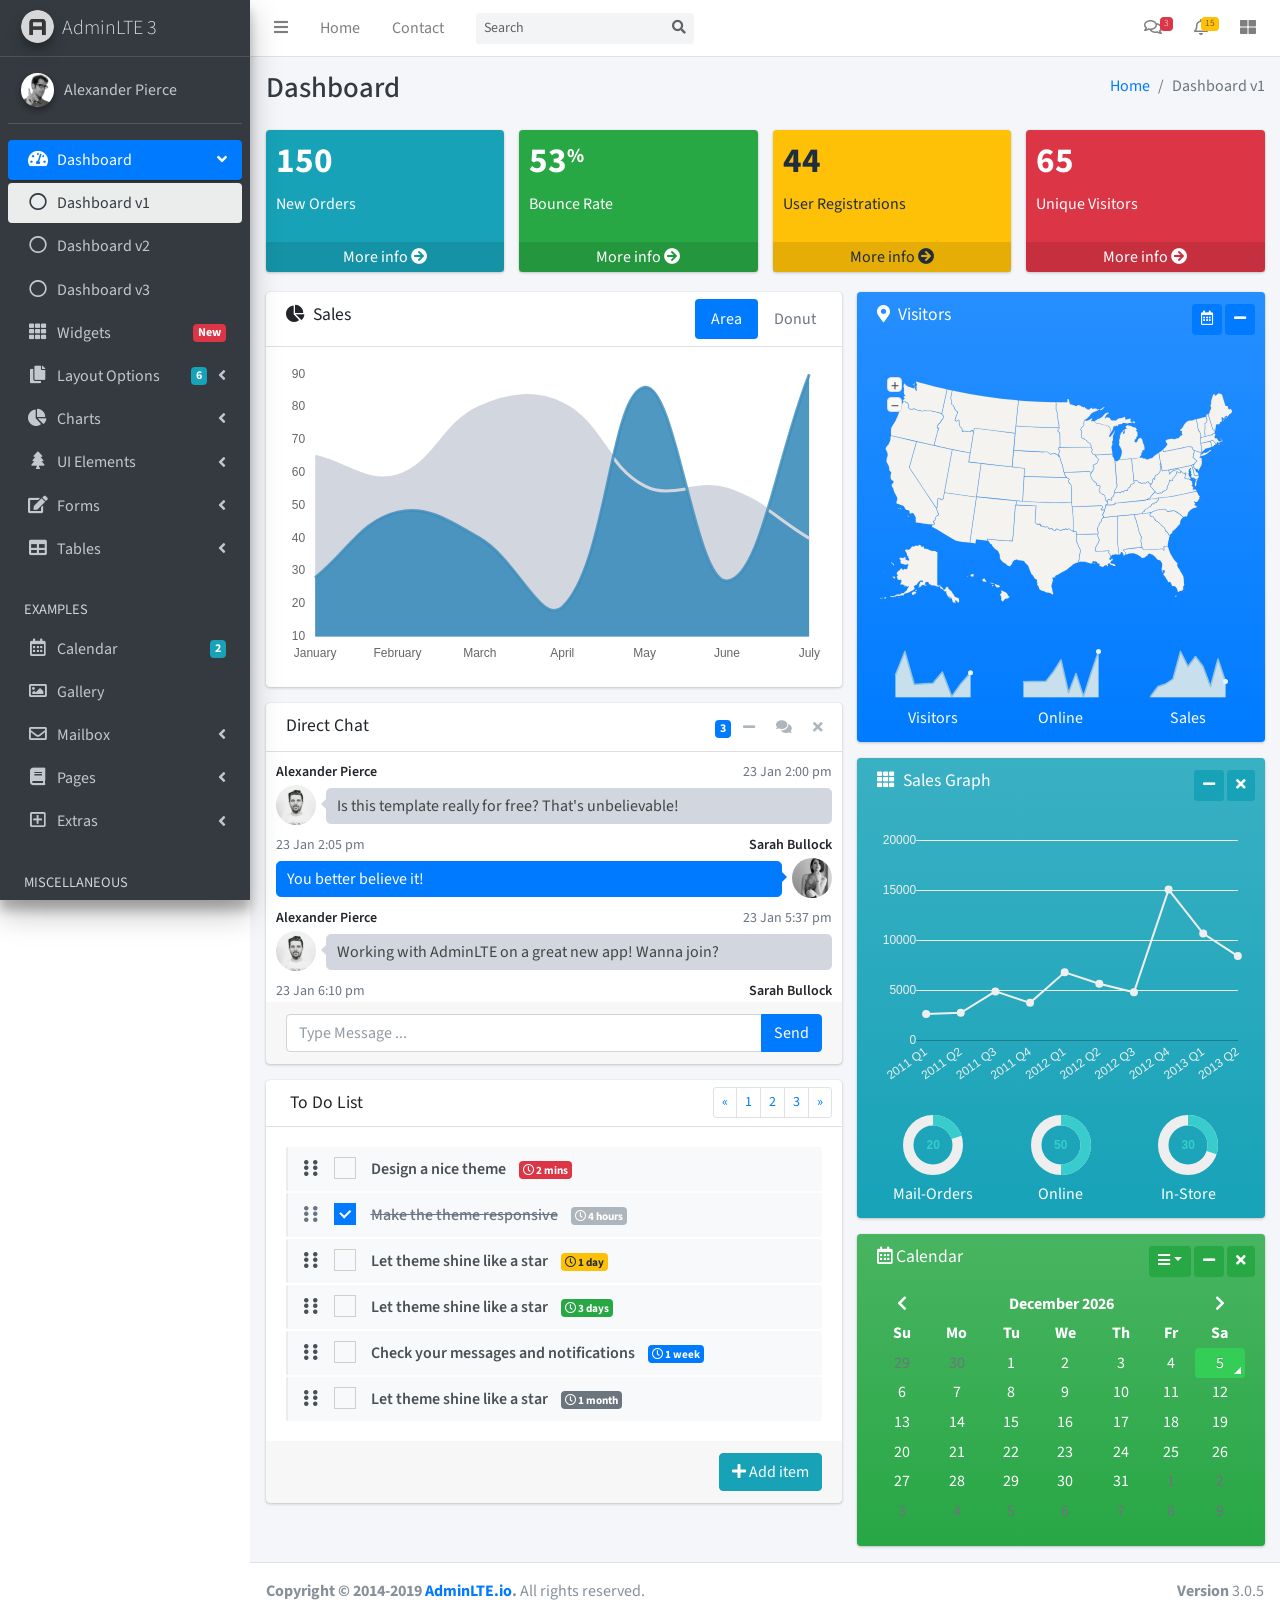
<file: web/main/static/AdminLTE-3.0.5/index.html>
<!DOCTYPE html>
<html>
<head>
  <meta charset="utf-8">
  <meta http-equiv="X-UA-Compatible" content="IE=edge">
  <title>AdminLTE 3 | Dashboard</title>
  <!-- Tell the browser to be responsive to screen width -->
  <meta name="viewport" content="width=device-width, initial-scale=1">
  <!-- Font Awesome -->
  <link rel="stylesheet" href="plugins/fontawesome-free/css/all.min.css">
  <!-- Ionicons -->
  <link rel="stylesheet" href="https://code.ionicframework.com/ionicons/2.0.1/css/ionicons.min.css">
  <!-- Tempusdominus Bbootstrap 4 -->
  <link rel="stylesheet" href="plugins/tempusdominus-bootstrap-4/css/tempusdominus-bootstrap-4.min.css">
  <!-- iCheck -->
  <link rel="stylesheet" href="plugins/icheck-bootstrap/icheck-bootstrap.min.css">
  <!-- JQVMap -->
  <link rel="stylesheet" href="plugins/jqvmap/jqvmap.min.css">
  <!-- Theme style -->
  <link rel="stylesheet" href="dist/css/adminlte.min.css">
  <!-- overlayScrollbars -->
  <link rel="stylesheet" href="plugins/overlayScrollbars/css/OverlayScrollbars.min.css">
  <!-- Daterange picker -->
  <link rel="stylesheet" href="plugins/daterangepicker/daterangepicker.css">
  <!-- summernote -->
  <link rel="stylesheet" href="plugins/summernote/summernote-bs4.css">
  <!-- Google Font: Source Sans Pro -->
  <link href="https://fonts.googleapis.com/css?family=Source+Sans+Pro:300,400,400i,700" rel="stylesheet">
</head>
<body class="hold-transition sidebar-mini layout-fixed">
<div class="wrapper">

  <!-- Navbar -->
  <nav class="main-header navbar navbar-expand navbar-white navbar-light">
    <!-- Left navbar links -->
    <ul class="navbar-nav">
      <li class="nav-item">
        <a class="nav-link" data-widget="pushmenu" href="#" role="button"><i class="fas fa-bars"></i></a>
      </li>
      <li class="nav-item d-none d-sm-inline-block">
        <a href="index3.html" class="nav-link">Home</a>
      </li>
      <li class="nav-item d-none d-sm-inline-block">
        <a href="#" class="nav-link">Contact</a>
      </li>
    </ul>

    <!-- SEARCH FORM -->
    <form class="form-inline ml-3">
      <div class="input-group input-group-sm">
        <input class="form-control form-control-navbar" type="search" placeholder="Search" aria-label="Search">
        <div class="input-group-append">
          <button class="btn btn-navbar" type="submit">
            <i class="fas fa-search"></i>
          </button>
        </div>
      </div>
    </form>

    <!-- Right navbar links -->
    <ul class="navbar-nav ml-auto">
      <!-- Messages Dropdown Menu -->
      <li class="nav-item dropdown">
        <a class="nav-link" data-toggle="dropdown" href="#">
          <i class="far fa-comments"></i>
          <span class="badge badge-danger navbar-badge">3</span>
        </a>
        <div class="dropdown-menu dropdown-menu-lg dropdown-menu-right">
          <a href="#" class="dropdown-item">
            <!-- Message Start -->
            <div class="media">
              <img src="dist/img/user1-128x128.jpg" alt="User Avatar" class="img-size-50 mr-3 img-circle">
              <div class="media-body">
                <h3 class="dropdown-item-title">
                  Brad Diesel
                  <span class="float-right text-sm text-danger"><i class="fas fa-star"></i></span>
                </h3>
                <p class="text-sm">Call me whenever you can...</p>
                <p class="text-sm text-muted"><i class="far fa-clock mr-1"></i> 4 Hours Ago</p>
              </div>
            </div>
            <!-- Message End -->
          </a>
          <div class="dropdown-divider"></div>
          <a href="#" class="dropdown-item">
            <!-- Message Start -->
            <div class="media">
              <img src="dist/img/user8-128x128.jpg" alt="User Avatar" class="img-size-50 img-circle mr-3">
              <div class="media-body">
                <h3 class="dropdown-item-title">
                  John Pierce
                  <span class="float-right text-sm text-muted"><i class="fas fa-star"></i></span>
                </h3>
                <p class="text-sm">I got your message bro</p>
                <p class="text-sm text-muted"><i class="far fa-clock mr-1"></i> 4 Hours Ago</p>
              </div>
            </div>
            <!-- Message End -->
          </a>
          <div class="dropdown-divider"></div>
          <a href="#" class="dropdown-item">
            <!-- Message Start -->
            <div class="media">
              <img src="dist/img/user3-128x128.jpg" alt="User Avatar" class="img-size-50 img-circle mr-3">
              <div class="media-body">
                <h3 class="dropdown-item-title">
                  Nora Silvester
                  <span class="float-right text-sm text-warning"><i class="fas fa-star"></i></span>
                </h3>
                <p class="text-sm">The subject goes here</p>
                <p class="text-sm text-muted"><i class="far fa-clock mr-1"></i> 4 Hours Ago</p>
              </div>
            </div>
            <!-- Message End -->
          </a>
          <div class="dropdown-divider"></div>
          <a href="#" class="dropdown-item dropdown-footer">See All Messages</a>
        </div>
      </li>
      <!-- Notifications Dropdown Menu -->
      <li class="nav-item dropdown">
        <a class="nav-link" data-toggle="dropdown" href="#">
          <i class="far fa-bell"></i>
          <span class="badge badge-warning navbar-badge">15</span>
        </a>
        <div class="dropdown-menu dropdown-menu-lg dropdown-menu-right">
          <span class="dropdown-item dropdown-header">15 Notifications</span>
          <div class="dropdown-divider"></div>
          <a href="#" class="dropdown-item">
            <i class="fas fa-envelope mr-2"></i> 4 new messages
            <span class="float-right text-muted text-sm">3 mins</span>
          </a>
          <div class="dropdown-divider"></div>
          <a href="#" class="dropdown-item">
            <i class="fas fa-users mr-2"></i> 8 friend requests
            <span class="float-right text-muted text-sm">12 hours</span>
          </a>
          <div class="dropdown-divider"></div>
          <a href="#" class="dropdown-item">
            <i class="fas fa-file mr-2"></i> 3 new reports
            <span class="float-right text-muted text-sm">2 days</span>
          </a>
          <div class="dropdown-divider"></div>
          <a href="#" class="dropdown-item dropdown-footer">See All Notifications</a>
        </div>
      </li>
      <li class="nav-item">
        <a class="nav-link" data-widget="control-sidebar" data-slide="true" href="#" role="button">
          <i class="fas fa-th-large"></i>
        </a>
      </li>
    </ul>
  </nav>
  <!-- /.navbar -->

  <!-- Main Sidebar Container -->
  <aside class="main-sidebar sidebar-dark-primary elevation-4">
    <!-- Brand Logo -->
    <a href="index3.html" class="brand-link">
      <img src="dist/img/AdminLTELogo.png" alt="AdminLTE Logo" class="brand-image img-circle elevation-3"
           style="opacity: .8">
      <span class="brand-text font-weight-light">AdminLTE 3</span>
    </a>

    <!-- Sidebar -->
    <div class="sidebar">
      <!-- Sidebar user panel (optional) -->
      <div class="user-panel mt-3 pb-3 mb-3 d-flex">
        <div class="image">
          <img src="dist/img/user2-160x160.jpg" class="img-circle elevation-2" alt="User Image">
        </div>
        <div class="info">
          <a href="#" class="d-block">Alexander Pierce</a>
        </div>
      </div>

      <!-- Sidebar Menu -->
      <nav class="mt-2">
        <ul class="nav nav-pills nav-sidebar flex-column" data-widget="treeview" role="menu" data-accordion="false">
          <!-- Add icons to the links using the .nav-icon class
               with font-awesome or any other icon font library -->
          <li class="nav-item has-treeview menu-open">
            <a href="#" class="nav-link active">
              <i class="nav-icon fas fa-tachometer-alt"></i>
              <p>
                Dashboard
                <i class="right fas fa-angle-left"></i>
              </p>
            </a>
            <ul class="nav nav-treeview">
              <li class="nav-item">
                <a href="./index.html" class="nav-link active">
                  <i class="far fa-circle nav-icon"></i>
                  <p>Dashboard v1</p>
                </a>
              </li>
              <li class="nav-item">
                <a href="./index2.html" class="nav-link">
                  <i class="far fa-circle nav-icon"></i>
                  <p>Dashboard v2</p>
                </a>
              </li>
              <li class="nav-item">
                <a href="./index3.html" class="nav-link">
                  <i class="far fa-circle nav-icon"></i>
                  <p>Dashboard v3</p>
                </a>
              </li>
            </ul>
          </li>
          <li class="nav-item">
            <a href="pages/widgets.html" class="nav-link">
              <i class="nav-icon fas fa-th"></i>
              <p>
                Widgets
                <span class="right badge badge-danger">New</span>
              </p>
            </a>
          </li>
          <li class="nav-item has-treeview">
            <a href="#" class="nav-link">
              <i class="nav-icon fas fa-copy"></i>
              <p>
                Layout Options
                <i class="fas fa-angle-left right"></i>
                <span class="badge badge-info right">6</span>
              </p>
            </a>
            <ul class="nav nav-treeview">
              <li class="nav-item">
                <a href="pages/layout/top-nav.html" class="nav-link">
                  <i class="far fa-circle nav-icon"></i>
                  <p>Top Navigation</p>
                </a>
              </li>
              <li class="nav-item">
                <a href="pages/layout/top-nav-sidebar.html" class="nav-link">
                  <i class="far fa-circle nav-icon"></i>
                  <p>Top Navigation + Sidebar</p>
                </a>
              </li>
              <li class="nav-item">
                <a href="pages/layout/boxed.html" class="nav-link">
                  <i class="far fa-circle nav-icon"></i>
                  <p>Boxed</p>
                </a>
              </li>
              <li class="nav-item">
                <a href="pages/layout/fixed-sidebar.html" class="nav-link">
                  <i class="far fa-circle nav-icon"></i>
                  <p>Fixed Sidebar</p>
                </a>
              </li>
              <li class="nav-item">
                <a href="pages/layout/fixed-topnav.html" class="nav-link">
                  <i class="far fa-circle nav-icon"></i>
                  <p>Fixed Navbar</p>
                </a>
              </li>
              <li class="nav-item">
                <a href="pages/layout/fixed-footer.html" class="nav-link">
                  <i class="far fa-circle nav-icon"></i>
                  <p>Fixed Footer</p>
                </a>
              </li>
              <li class="nav-item">
                <a href="pages/layout/collapsed-sidebar.html" class="nav-link">
                  <i class="far fa-circle nav-icon"></i>
                  <p>Collapsed Sidebar</p>
                </a>
              </li>
            </ul>
          </li>
          <li class="nav-item has-treeview">
            <a href="#" class="nav-link">
              <i class="nav-icon fas fa-chart-pie"></i>
              <p>
                Charts
                <i class="right fas fa-angle-left"></i>
              </p>
            </a>
            <ul class="nav nav-treeview">
              <li class="nav-item">
                <a href="pages/charts/chartjs.html" class="nav-link">
                  <i class="far fa-circle nav-icon"></i>
                  <p>ChartJS</p>
                </a>
              </li>
              <li class="nav-item">
                <a href="pages/charts/flot.html" class="nav-link">
                  <i class="far fa-circle nav-icon"></i>
                  <p>Flot</p>
                </a>
              </li>
              <li class="nav-item">
                <a href="pages/charts/inline.html" class="nav-link">
                  <i class="far fa-circle nav-icon"></i>
                  <p>Inline</p>
                </a>
              </li>
            </ul>
          </li>
          <li class="nav-item has-treeview">
            <a href="#" class="nav-link">
              <i class="nav-icon fas fa-tree"></i>
              <p>
                UI Elements
                <i class="fas fa-angle-left right"></i>
              </p>
            </a>
            <ul class="nav nav-treeview">
              <li class="nav-item">
                <a href="pages/UI/general.html" class="nav-link">
                  <i class="far fa-circle nav-icon"></i>
                  <p>General</p>
                </a>
              </li>
              <li class="nav-item">
                <a href="pages/UI/icons.html" class="nav-link">
                  <i class="far fa-circle nav-icon"></i>
                  <p>Icons</p>
                </a>
              </li>
              <li class="nav-item">
                <a href="pages/UI/buttons.html" class="nav-link">
                  <i class="far fa-circle nav-icon"></i>
                  <p>Buttons</p>
                </a>
              </li>
              <li class="nav-item">
                <a href="pages/UI/sliders.html" class="nav-link">
                  <i class="far fa-circle nav-icon"></i>
                  <p>Sliders</p>
                </a>
              </li>
              <li class="nav-item">
                <a href="pages/UI/modals.html" class="nav-link">
                  <i class="far fa-circle nav-icon"></i>
                  <p>Modals & Alerts</p>
                </a>
              </li>
              <li class="nav-item">
                <a href="pages/UI/navbar.html" class="nav-link">
                  <i class="far fa-circle nav-icon"></i>
                  <p>Navbar & Tabs</p>
                </a>
              </li>
              <li class="nav-item">
                <a href="pages/UI/timeline.html" class="nav-link">
                  <i class="far fa-circle nav-icon"></i>
                  <p>Timeline</p>
                </a>
              </li>
              <li class="nav-item">
                <a href="pages/UI/ribbons.html" class="nav-link">
                  <i class="far fa-circle nav-icon"></i>
                  <p>Ribbons</p>
                </a>
              </li>
            </ul>
          </li>
          <li class="nav-item has-treeview">
            <a href="#" class="nav-link">
              <i class="nav-icon fas fa-edit"></i>
              <p>
                Forms
                <i class="fas fa-angle-left right"></i>
              </p>
            </a>
            <ul class="nav nav-treeview">
              <li class="nav-item">
                <a href="pages/forms/general.html" class="nav-link">
                  <i class="far fa-circle nav-icon"></i>
                  <p>General Elements</p>
                </a>
              </li>
              <li class="nav-item">
                <a href="pages/forms/advanced.html" class="nav-link">
                  <i class="far fa-circle nav-icon"></i>
                  <p>Advanced Elements</p>
                </a>
              </li>
              <li class="nav-item">
                <a href="pages/forms/editors.html" class="nav-link">
                  <i class="far fa-circle nav-icon"></i>
                  <p>Editors</p>
                </a>
              </li>
              <li class="nav-item">
                <a href="pages/forms/validation.html" class="nav-link">
                  <i class="far fa-circle nav-icon"></i>
                  <p>Validation</p>
                </a>
              </li>
            </ul>
          </li>
          <li class="nav-item has-treeview">
            <a href="#" class="nav-link">
              <i class="nav-icon fas fa-table"></i>
              <p>
                Tables
                <i class="fas fa-angle-left right"></i>
              </p>
            </a>
            <ul class="nav nav-treeview">
              <li class="nav-item">
                <a href="pages/tables/simple.html" class="nav-link">
                  <i class="far fa-circle nav-icon"></i>
                  <p>Simple Tables</p>
                </a>
              </li>
              <li class="nav-item">
                <a href="pages/tables/data.html" class="nav-link">
                  <i class="far fa-circle nav-icon"></i>
                  <p>DataTables</p>
                </a>
              </li>
              <li class="nav-item">
                <a href="pages/tables/jsgrid.html" class="nav-link">
                  <i class="far fa-circle nav-icon"></i>
                  <p>jsGrid</p>
                </a>
              </li>
            </ul>
          </li>
          <li class="nav-header">EXAMPLES</li>
          <li class="nav-item">
            <a href="pages/calendar.html" class="nav-link">
              <i class="nav-icon far fa-calendar-alt"></i>
              <p>
                Calendar
                <span class="badge badge-info right">2</span>
              </p>
            </a>
          </li>
          <li class="nav-item">
            <a href="pages/gallery.html" class="nav-link">
              <i class="nav-icon far fa-image"></i>
              <p>
                Gallery
              </p>
            </a>
          </li>
          <li class="nav-item has-treeview">
            <a href="#" class="nav-link">
              <i class="nav-icon far fa-envelope"></i>
              <p>
                Mailbox
                <i class="fas fa-angle-left right"></i>
              </p>
            </a>
            <ul class="nav nav-treeview">
              <li class="nav-item">
                <a href="pages/mailbox/mailbox.html" class="nav-link">
                  <i class="far fa-circle nav-icon"></i>
                  <p>Inbox</p>
                </a>
              </li>
              <li class="nav-item">
                <a href="pages/mailbox/compose.html" class="nav-link">
                  <i class="far fa-circle nav-icon"></i>
                  <p>Compose</p>
                </a>
              </li>
              <li class="nav-item">
                <a href="pages/mailbox/read-mail.html" class="nav-link">
                  <i class="far fa-circle nav-icon"></i>
                  <p>Read</p>
                </a>
              </li>
            </ul>
          </li>
          <li class="nav-item has-treeview">
            <a href="#" class="nav-link">
              <i class="nav-icon fas fa-book"></i>
              <p>
                Pages
                <i class="fas fa-angle-left right"></i>
              </p>
            </a>
            <ul class="nav nav-treeview">
              <li class="nav-item">
                <a href="pages/examples/invoice.html" class="nav-link">
                  <i class="far fa-circle nav-icon"></i>
                  <p>Invoice</p>
                </a>
              </li>
              <li class="nav-item">
                <a href="pages/examples/profile.html" class="nav-link">
                  <i class="far fa-circle nav-icon"></i>
                  <p>Profile</p>
                </a>
              </li>
              <li class="nav-item">
                <a href="pages/examples/e-commerce.html" class="nav-link">
                  <i class="far fa-circle nav-icon"></i>
                  <p>E-commerce</p>
                </a>
              </li>
              <li class="nav-item">
                <a href="pages/examples/projects.html" class="nav-link">
                  <i class="far fa-circle nav-icon"></i>
                  <p>Projects</p>
                </a>
              </li>
              <li class="nav-item">
                <a href="pages/examples/project-add.html" class="nav-link">
                  <i class="far fa-circle nav-icon"></i>
                  <p>Project Add</p>
                </a>
              </li>
              <li class="nav-item">
                <a href="pages/examples/project-edit.html" class="nav-link">
                  <i class="far fa-circle nav-icon"></i>
                  <p>Project Edit</p>
                </a>
              </li>
              <li class="nav-item">
                <a href="pages/examples/project-detail.html" class="nav-link">
                  <i class="far fa-circle nav-icon"></i>
                  <p>Project Detail</p>
                </a>
              </li>
              <li class="nav-item">
                <a href="pages/examples/contacts.html" class="nav-link">
                  <i class="far fa-circle nav-icon"></i>
                  <p>Contacts</p>
                </a>
              </li>
            </ul>
          </li>
          <li class="nav-item has-treeview">
            <a href="#" class="nav-link">
              <i class="nav-icon far fa-plus-square"></i>
              <p>
                Extras
                <i class="fas fa-angle-left right"></i>
              </p>
            </a>
            <ul class="nav nav-treeview">
              <li class="nav-item">
                <a href="pages/examples/login.html" class="nav-link">
                  <i class="far fa-circle nav-icon"></i>
                  <p>Login</p>
                </a>
              </li>
              <li class="nav-item">
                <a href="pages/examples/register.html" class="nav-link">
                  <i class="far fa-circle nav-icon"></i>
                  <p>Register</p>
                </a>
              </li>
              <li class="nav-item">
                <a href="pages/examples/forgot-password.html" class="nav-link">
                  <i class="far fa-circle nav-icon"></i>
                  <p>Forgot Password</p>
                </a>
              </li>
              <li class="nav-item">
                <a href="pages/examples/recover-password.html" class="nav-link">
                  <i class="far fa-circle nav-icon"></i>
                  <p>Recover Password</p>
                </a>
              </li>
              <li class="nav-item">
                <a href="pages/examples/lockscreen.html" class="nav-link">
                  <i class="far fa-circle nav-icon"></i>
                  <p>Lockscreen</p>
                </a>
              </li>
              <li class="nav-item">
                <a href="pages/examples/legacy-user-menu.html" class="nav-link">
                  <i class="far fa-circle nav-icon"></i>
                  <p>Legacy User Menu</p>
                </a>
              </li>
              <li class="nav-item">
                <a href="pages/examples/language-menu.html" class="nav-link">
                  <i class="far fa-circle nav-icon"></i>
                  <p>Language Menu</p>
                </a>
              </li>
              <li class="nav-item">
                <a href="pages/examples/404.html" class="nav-link">
                  <i class="far fa-circle nav-icon"></i>
                  <p>Error 404</p>
                </a>
              </li>
              <li class="nav-item">
                <a href="pages/examples/500.html" class="nav-link">
                  <i class="far fa-circle nav-icon"></i>
                  <p>Error 500</p>
                </a>
              </li>
              <li class="nav-item">
                <a href="pages/examples/pace.html" class="nav-link">
                  <i class="far fa-circle nav-icon"></i>
                  <p>Pace</p>
                </a>
              </li>
              <li class="nav-item">
                <a href="pages/examples/blank.html" class="nav-link">
                  <i class="far fa-circle nav-icon"></i>
                  <p>Blank Page</p>
                </a>
              </li>
              <li class="nav-item">
                <a href="starter.html" class="nav-link">
                  <i class="far fa-circle nav-icon"></i>
                  <p>Starter Page</p>
                </a>
              </li>
            </ul>
          </li>
          <li class="nav-header">MISCELLANEOUS</li>
          <li class="nav-item">
            <a href="https://adminlte.io/docs/3.0" class="nav-link">
              <i class="nav-icon fas fa-file"></i>
              <p>Documentation</p>
            </a>
          </li>
          <li class="nav-header">MULTI LEVEL EXAMPLE</li>
          <li class="nav-item">
            <a href="#" class="nav-link">
              <i class="fas fa-circle nav-icon"></i>
              <p>Level 1</p>
            </a>
          </li>
          <li class="nav-item has-treeview">
            <a href="#" class="nav-link">
              <i class="nav-icon fas fa-circle"></i>
              <p>
                Level 1
                <i class="right fas fa-angle-left"></i>
              </p>
            </a>
            <ul class="nav nav-treeview">
              <li class="nav-item">
                <a href="#" class="nav-link">
                  <i class="far fa-circle nav-icon"></i>
                  <p>Level 2</p>
                </a>
              </li>
              <li class="nav-item has-treeview">
                <a href="#" class="nav-link">
                  <i class="far fa-circle nav-icon"></i>
                  <p>
                    Level 2
                    <i class="right fas fa-angle-left"></i>
                  </p>
                </a>
                <ul class="nav nav-treeview">
                  <li class="nav-item">
                    <a href="#" class="nav-link">
                      <i class="far fa-dot-circle nav-icon"></i>
                      <p>Level 3</p>
                    </a>
                  </li>
                  <li class="nav-item">
                    <a href="#" class="nav-link">
                      <i class="far fa-dot-circle nav-icon"></i>
                      <p>Level 3</p>
                    </a>
                  </li>
                  <li class="nav-item">
                    <a href="#" class="nav-link">
                      <i class="far fa-dot-circle nav-icon"></i>
                      <p>Level 3</p>
                    </a>
                  </li>
                </ul>
              </li>
              <li class="nav-item">
                <a href="#" class="nav-link">
                  <i class="far fa-circle nav-icon"></i>
                  <p>Level 2</p>
                </a>
              </li>
            </ul>
          </li>
          <li class="nav-item">
            <a href="#" class="nav-link">
              <i class="fas fa-circle nav-icon"></i>
              <p>Level 1</p>
            </a>
          </li>
          <li class="nav-header">LABELS</li>
          <li class="nav-item">
            <a href="#" class="nav-link">
              <i class="nav-icon far fa-circle text-danger"></i>
              <p class="text">Important</p>
            </a>
          </li>
          <li class="nav-item">
            <a href="#" class="nav-link">
              <i class="nav-icon far fa-circle text-warning"></i>
              <p>Warning</p>
            </a>
          </li>
          <li class="nav-item">
            <a href="#" class="nav-link">
              <i class="nav-icon far fa-circle text-info"></i>
              <p>Informational</p>
            </a>
          </li>
        </ul>
      </nav>
      <!-- /.sidebar-menu -->
    </div>
    <!-- /.sidebar -->
  </aside>

  <!-- Content Wrapper. Contains page content -->
  <div class="content-wrapper">
    <!-- Content Header (Page header) -->
    <div class="content-header">
      <div class="container-fluid">
        <div class="row mb-2">
          <div class="col-sm-6">
            <h1 class="m-0 text-dark">Dashboard</h1>
          </div><!-- /.col -->
          <div class="col-sm-6">
            <ol class="breadcrumb float-sm-right">
              <li class="breadcrumb-item"><a href="#">Home</a></li>
              <li class="breadcrumb-item active">Dashboard v1</li>
            </ol>
          </div><!-- /.col -->
        </div><!-- /.row -->
      </div><!-- /.container-fluid -->
    </div>
    <!-- /.content-header -->

    <!-- Main content -->
    <section class="content">
      <div class="container-fluid">
        <!-- Small boxes (Stat box) -->
        <div class="row">
          <div class="col-lg-3 col-6">
            <!-- small box -->
            <div class="small-box bg-info">
              <div class="inner">
                <h3>150</h3>

                <p>New Orders</p>
              </div>
              <div class="icon">
                <i class="ion ion-bag"></i>
              </div>
              <a href="#" class="small-box-footer">More info <i class="fas fa-arrow-circle-right"></i></a>
            </div>
          </div>
          <!-- ./col -->
          <div class="col-lg-3 col-6">
            <!-- small box -->
            <div class="small-box bg-success">
              <div class="inner">
                <h3>53<sup style="font-size: 20px">%</sup></h3>

                <p>Bounce Rate</p>
              </div>
              <div class="icon">
                <i class="ion ion-stats-bars"></i>
              </div>
              <a href="#" class="small-box-footer">More info <i class="fas fa-arrow-circle-right"></i></a>
            </div>
          </div>
          <!-- ./col -->
          <div class="col-lg-3 col-6">
            <!-- small box -->
            <div class="small-box bg-warning">
              <div class="inner">
                <h3>44</h3>

                <p>User Registrations</p>
              </div>
              <div class="icon">
                <i class="ion ion-person-add"></i>
              </div>
              <a href="#" class="small-box-footer">More info <i class="fas fa-arrow-circle-right"></i></a>
            </div>
          </div>
          <!-- ./col -->
          <div class="col-lg-3 col-6">
            <!-- small box -->
            <div class="small-box bg-danger">
              <div class="inner">
                <h3>65</h3>

                <p>Unique Visitors</p>
              </div>
              <div class="icon">
                <i class="ion ion-pie-graph"></i>
              </div>
              <a href="#" class="small-box-footer">More info <i class="fas fa-arrow-circle-right"></i></a>
            </div>
          </div>
          <!-- ./col -->
        </div>
        <!-- /.row -->
        <!-- Main row -->
        <div class="row">
          <!-- Left col -->
          <section class="col-lg-7 connectedSortable">
            <!-- Custom tabs (Charts with tabs)-->
            <div class="card">
              <div class="card-header">
                <h3 class="card-title">
                  <i class="fas fa-chart-pie mr-1"></i>
                  Sales
                </h3>
                <div class="card-tools">
                  <ul class="nav nav-pills ml-auto">
                    <li class="nav-item">
                      <a class="nav-link active" href="#revenue-chart" data-toggle="tab">Area</a>
                    </li>
                    <li class="nav-item">
                      <a class="nav-link" href="#sales-chart" data-toggle="tab">Donut</a>
                    </li>
                  </ul>
                </div>
              </div><!-- /.card-header -->
              <div class="card-body">
                <div class="tab-content p-0">
                  <!-- Morris chart - Sales -->
                  <div class="chart tab-pane active" id="revenue-chart"
                       style="position: relative; height: 300px;">
                      <canvas id="revenue-chart-canvas" height="300" style="height: 300px;"></canvas>                         
                   </div>
                  <div class="chart tab-pane" id="sales-chart" style="position: relative; height: 300px;">
                    <canvas id="sales-chart-canvas" height="300" style="height: 300px;"></canvas>                         
                  </div>  
                </div>
              </div><!-- /.card-body -->
            </div>
            <!-- /.card -->

            <!-- DIRECT CHAT -->
            <div class="card direct-chat direct-chat-primary">
              <div class="card-header">
                <h3 class="card-title">Direct Chat</h3>

                <div class="card-tools">
                  <span data-toggle="tooltip" title="3 New Messages" class="badge badge-primary">3</span>
                  <button type="button" class="btn btn-tool" data-card-widget="collapse">
                    <i class="fas fa-minus"></i>
                  </button>
                  <button type="button" class="btn btn-tool" data-toggle="tooltip" title="Contacts"
                          data-widget="chat-pane-toggle">
                    <i class="fas fa-comments"></i>
                  </button>
                  <button type="button" class="btn btn-tool" data-card-widget="remove"><i class="fas fa-times"></i>
                  </button>
                </div>
              </div>
              <!-- /.card-header -->
              <div class="card-body">
                <!-- Conversations are loaded here -->
                <div class="direct-chat-messages">
                  <!-- Message. Default to the left -->
                  <div class="direct-chat-msg">
                    <div class="direct-chat-infos clearfix">
                      <span class="direct-chat-name float-left">Alexander Pierce</span>
                      <span class="direct-chat-timestamp float-right">23 Jan 2:00 pm</span>
                    </div>
                    <!-- /.direct-chat-infos -->
                    <img class="direct-chat-img" src="dist/img/user1-128x128.jpg" alt="message user image">
                    <!-- /.direct-chat-img -->
                    <div class="direct-chat-text">
                      Is this template really for free? That's unbelievable!
                    </div>
                    <!-- /.direct-chat-text -->
                  </div>
                  <!-- /.direct-chat-msg -->

                  <!-- Message to the right -->
                  <div class="direct-chat-msg right">
                    <div class="direct-chat-infos clearfix">
                      <span class="direct-chat-name float-right">Sarah Bullock</span>
                      <span class="direct-chat-timestamp float-left">23 Jan 2:05 pm</span>
                    </div>
                    <!-- /.direct-chat-infos -->
                    <img class="direct-chat-img" src="dist/img/user3-128x128.jpg" alt="message user image">
                    <!-- /.direct-chat-img -->
                    <div class="direct-chat-text">
                      You better believe it!
                    </div>
                    <!-- /.direct-chat-text -->
                  </div>
                  <!-- /.direct-chat-msg -->

                  <!-- Message. Default to the left -->
                  <div class="direct-chat-msg">
                    <div class="direct-chat-infos clearfix">
                      <span class="direct-chat-name float-left">Alexander Pierce</span>
                      <span class="direct-chat-timestamp float-right">23 Jan 5:37 pm</span>
                    </div>
                    <!-- /.direct-chat-infos -->
                    <img class="direct-chat-img" src="dist/img/user1-128x128.jpg" alt="message user image">
                    <!-- /.direct-chat-img -->
                    <div class="direct-chat-text">
                      Working with AdminLTE on a great new app! Wanna join?
                    </div>
                    <!-- /.direct-chat-text -->
                  </div>
                  <!-- /.direct-chat-msg -->

                  <!-- Message to the right -->
                  <div class="direct-chat-msg right">
                    <div class="direct-chat-infos clearfix">
                      <span class="direct-chat-name float-right">Sarah Bullock</span>
                      <span class="direct-chat-timestamp float-left">23 Jan 6:10 pm</span>
                    </div>
                    <!-- /.direct-chat-infos -->
                    <img class="direct-chat-img" src="dist/img/user3-128x128.jpg" alt="message user image">
                    <!-- /.direct-chat-img -->
                    <div class="direct-chat-text">
                      I would love to.
                    </div>
                    <!-- /.direct-chat-text -->
                  </div>
                  <!-- /.direct-chat-msg -->

                </div>
                <!--/.direct-chat-messages-->

                <!-- Contacts are loaded here -->
                <div class="direct-chat-contacts">
                  <ul class="contacts-list">
                    <li>
                      <a href="#">
                        <img class="contacts-list-img" src="dist/img/user1-128x128.jpg">

                        <div class="contacts-list-info">
                          <span class="contacts-list-name">
                            Count Dracula
                            <small class="contacts-list-date float-right">2/28/2015</small>
                          </span>
                          <span class="contacts-list-msg">How have you been? I was...</span>
                        </div>
                        <!-- /.contacts-list-info -->
                      </a>
                    </li>
                    <!-- End Contact Item -->
                    <li>
                      <a href="#">
                        <img class="contacts-list-img" src="dist/img/user7-128x128.jpg">

                        <div class="contacts-list-info">
                          <span class="contacts-list-name">
                            Sarah Doe
                            <small class="contacts-list-date float-right">2/23/2015</small>
                          </span>
                          <span class="contacts-list-msg">I will be waiting for...</span>
                        </div>
                        <!-- /.contacts-list-info -->
                      </a>
                    </li>
                    <!-- End Contact Item -->
                    <li>
                      <a href="#">
                        <img class="contacts-list-img" src="dist/img/user3-128x128.jpg">

                        <div class="contacts-list-info">
                          <span class="contacts-list-name">
                            Nadia Jolie
                            <small class="contacts-list-date float-right">2/20/2015</small>
                          </span>
                          <span class="contacts-list-msg">I'll call you back at...</span>
                        </div>
                        <!-- /.contacts-list-info -->
                      </a>
                    </li>
                    <!-- End Contact Item -->
                    <li>
                      <a href="#">
                        <img class="contacts-list-img" src="dist/img/user5-128x128.jpg">

                        <div class="contacts-list-info">
                          <span class="contacts-list-name">
                            Nora S. Vans
                            <small class="contacts-list-date float-right">2/10/2015</small>
                          </span>
                          <span class="contacts-list-msg">Where is your new...</span>
                        </div>
                        <!-- /.contacts-list-info -->
                      </a>
                    </li>
                    <!-- End Contact Item -->
                    <li>
                      <a href="#">
                        <img class="contacts-list-img" src="dist/img/user6-128x128.jpg">

                        <div class="contacts-list-info">
                          <span class="contacts-list-name">
                            John K.
                            <small class="contacts-list-date float-right">1/27/2015</small>
                          </span>
                          <span class="contacts-list-msg">Can I take a look at...</span>
                        </div>
                        <!-- /.contacts-list-info -->
                      </a>
                    </li>
                    <!-- End Contact Item -->
                    <li>
                      <a href="#">
                        <img class="contacts-list-img" src="dist/img/user8-128x128.jpg">

                        <div class="contacts-list-info">
                          <span class="contacts-list-name">
                            Kenneth M.
                            <small class="contacts-list-date float-right">1/4/2015</small>
                          </span>
                          <span class="contacts-list-msg">Never mind I found...</span>
                        </div>
                        <!-- /.contacts-list-info -->
                      </a>
                    </li>
                    <!-- End Contact Item -->
                  </ul>
                  <!-- /.contacts-list -->
                </div>
                <!-- /.direct-chat-pane -->
              </div>
              <!-- /.card-body -->
              <div class="card-footer">
                <form action="#" method="post">
                  <div class="input-group">
                    <input type="text" name="message" placeholder="Type Message ..." class="form-control">
                    <span class="input-group-append">
                      <button type="button" class="btn btn-primary">Send</button>
                    </span>
                  </div>
                </form>
              </div>
              <!-- /.card-footer-->
            </div>
            <!--/.direct-chat -->

            <!-- TO DO List -->
            <div class="card">
              <div class="card-header">
                <h3 class="card-title">
                  <i class="ion ion-clipboard mr-1"></i>
                  To Do List
                </h3>

                <div class="card-tools">
                  <ul class="pagination pagination-sm">
                    <li class="page-item"><a href="#" class="page-link">&laquo;</a></li>
                    <li class="page-item"><a href="#" class="page-link">1</a></li>
                    <li class="page-item"><a href="#" class="page-link">2</a></li>
                    <li class="page-item"><a href="#" class="page-link">3</a></li>
                    <li class="page-item"><a href="#" class="page-link">&raquo;</a></li>
                  </ul>
                </div>
              </div>
              <!-- /.card-header -->
              <div class="card-body">
                <ul class="todo-list" data-widget="todo-list">
                  <li>
                    <!-- drag handle -->
                    <span class="handle">
                      <i class="fas fa-ellipsis-v"></i>
                      <i class="fas fa-ellipsis-v"></i>
                    </span>
                    <!-- checkbox -->
                    <div  class="icheck-primary d-inline ml-2">
                      <input type="checkbox" value="" name="todo1" id="todoCheck1">
                      <label for="todoCheck1"></label>
                    </div>
                    <!-- todo text -->
                    <span class="text">Design a nice theme</span>
                    <!-- Emphasis label -->
                    <small class="badge badge-danger"><i class="far fa-clock"></i> 2 mins</small>
                    <!-- General tools such as edit or delete-->
                    <div class="tools">
                      <i class="fas fa-edit"></i>
                      <i class="fas fa-trash-o"></i>
                    </div>
                  </li>
                  <li>
                    <span class="handle">
                      <i class="fas fa-ellipsis-v"></i>
                      <i class="fas fa-ellipsis-v"></i>
                    </span>
                    <div  class="icheck-primary d-inline ml-2">
                      <input type="checkbox" value="" name="todo2" id="todoCheck2" checked>
                      <label for="todoCheck2"></label>
                    </div>
                    <span class="text">Make the theme responsive</span>
                    <small class="badge badge-info"><i class="far fa-clock"></i> 4 hours</small>
                    <div class="tools">
                      <i class="fas fa-edit"></i>
                      <i class="fas fa-trash-o"></i>
                    </div>
                  </li>
                  <li>
                    <span class="handle">
                      <i class="fas fa-ellipsis-v"></i>
                      <i class="fas fa-ellipsis-v"></i>
                    </span>
                    <div  class="icheck-primary d-inline ml-2">
                      <input type="checkbox" value="" name="todo3" id="todoCheck3">
                      <label for="todoCheck3"></label>
                    </div>
                    <span class="text">Let theme shine like a star</span>
                    <small class="badge badge-warning"><i class="far fa-clock"></i> 1 day</small>
                    <div class="tools">
                      <i class="fas fa-edit"></i>
                      <i class="fas fa-trash-o"></i>
                    </div>
                  </li>
                  <li>
                    <span class="handle">
                      <i class="fas fa-ellipsis-v"></i>
                      <i class="fas fa-ellipsis-v"></i>
                    </span>
                    <div  class="icheck-primary d-inline ml-2">
                      <input type="checkbox" value="" name="todo4" id="todoCheck4">
                      <label for="todoCheck4"></label>
                    </div>
                    <span class="text">Let theme shine like a star</span>
                    <small class="badge badge-success"><i class="far fa-clock"></i> 3 days</small>
                    <div class="tools">
                      <i class="fas fa-edit"></i>
                      <i class="fas fa-trash-o"></i>
                    </div>
                  </li>
                  <li>
                    <span class="handle">
                      <i class="fas fa-ellipsis-v"></i>
                      <i class="fas fa-ellipsis-v"></i>
                    </span>
                    <div  class="icheck-primary d-inline ml-2">
                      <input type="checkbox" value="" name="todo5" id="todoCheck5">
                      <label for="todoCheck5"></label>
                    </div>
                    <span class="text">Check your messages and notifications</span>
                    <small class="badge badge-primary"><i class="far fa-clock"></i> 1 week</small>
                    <div class="tools">
                      <i class="fas fa-edit"></i>
                      <i class="fas fa-trash-o"></i>
                    </div>
                  </li>
                  <li>
                    <span class="handle">
                      <i class="fas fa-ellipsis-v"></i>
                      <i class="fas fa-ellipsis-v"></i>
                    </span>
                    <div  class="icheck-primary d-inline ml-2">
                      <input type="checkbox" value="" name="todo6" id="todoCheck6">
                      <label for="todoCheck6"></label>
                    </div>
                    <span class="text">Let theme shine like a star</span>
                    <small class="badge badge-secondary"><i class="far fa-clock"></i> 1 month</small>
                    <div class="tools">
                      <i class="fas fa-edit"></i>
                      <i class="fas fa-trash-o"></i>
                    </div>
                  </li>
                </ul>
              </div>
              <!-- /.card-body -->
              <div class="card-footer clearfix">
                <button type="button" class="btn btn-info float-right"><i class="fas fa-plus"></i> Add item</button>
              </div>
            </div>
            <!-- /.card -->
          </section>
          <!-- /.Left col -->
          <!-- right col (We are only adding the ID to make the widgets sortable)-->
          <section class="col-lg-5 connectedSortable">

            <!-- Map card -->
            <div class="card bg-gradient-primary">
              <div class="card-header border-0">
                <h3 class="card-title">
                  <i class="fas fa-map-marker-alt mr-1"></i>
                  Visitors
                </h3>
                <!-- card tools -->
                <div class="card-tools">
                  <button type="button"
                          class="btn btn-primary btn-sm daterange"
                          data-toggle="tooltip"
                          title="Date range">
                    <i class="far fa-calendar-alt"></i>
                  </button>
                  <button type="button"
                          class="btn btn-primary btn-sm"
                          data-card-widget="collapse"
                          data-toggle="tooltip"
                          title="Collapse">
                    <i class="fas fa-minus"></i>
                  </button>
                </div>
                <!-- /.card-tools -->
              </div>
              <div class="card-body">
                <div id="world-map" style="height: 250px; width: 100%;"></div>
              </div>
              <!-- /.card-body-->
              <div class="card-footer bg-transparent">
                <div class="row">
                  <div class="col-4 text-center">
                    <div id="sparkline-1"></div>
                    <div class="text-white">Visitors</div>
                  </div>
                  <!-- ./col -->
                  <div class="col-4 text-center">
                    <div id="sparkline-2"></div>
                    <div class="text-white">Online</div>
                  </div>
                  <!-- ./col -->
                  <div class="col-4 text-center">
                    <div id="sparkline-3"></div>
                    <div class="text-white">Sales</div>
                  </div>
                  <!-- ./col -->
                </div>
                <!-- /.row -->
              </div>
            </div>
            <!-- /.card -->

            <!-- solid sales graph -->
            <div class="card bg-gradient-info">
              <div class="card-header border-0">
                <h3 class="card-title">
                  <i class="fas fa-th mr-1"></i>
                  Sales Graph
                </h3>

                <div class="card-tools">
                  <button type="button" class="btn bg-info btn-sm" data-card-widget="collapse">
                    <i class="fas fa-minus"></i>
                  </button>
                  <button type="button" class="btn bg-info btn-sm" data-card-widget="remove">
                    <i class="fas fa-times"></i>
                  </button>
                </div>
              </div>
              <div class="card-body">
                <canvas class="chart" id="line-chart" style="min-height: 250px; height: 250px; max-height: 250px; max-width: 100%;"></canvas>
              </div>
              <!-- /.card-body -->
              <div class="card-footer bg-transparent">
                <div class="row">
                  <div class="col-4 text-center">
                    <input type="text" class="knob" data-readonly="true" value="20" data-width="60" data-height="60"
                           data-fgColor="#39CCCC">

                    <div class="text-white">Mail-Orders</div>
                  </div>
                  <!-- ./col -->
                  <div class="col-4 text-center">
                    <input type="text" class="knob" data-readonly="true" value="50" data-width="60" data-height="60"
                           data-fgColor="#39CCCC">

                    <div class="text-white">Online</div>
                  </div>
                  <!-- ./col -->
                  <div class="col-4 text-center">
                    <input type="text" class="knob" data-readonly="true" value="30" data-width="60" data-height="60"
                           data-fgColor="#39CCCC">

                    <div class="text-white">In-Store</div>
                  </div>
                  <!-- ./col -->
                </div>
                <!-- /.row -->
              </div>
              <!-- /.card-footer -->
            </div>
            <!-- /.card -->

            <!-- Calendar -->
            <div class="card bg-gradient-success">
              <div class="card-header border-0">

                <h3 class="card-title">
                  <i class="far fa-calendar-alt"></i>
                  Calendar
                </h3>
                <!-- tools card -->
                <div class="card-tools">
                  <!-- button with a dropdown -->
                  <div class="btn-group">
                    <button type="button" class="btn btn-success btn-sm dropdown-toggle" data-toggle="dropdown" data-offset="-52">
                      <i class="fas fa-bars"></i></button>
                    <div class="dropdown-menu" role="menu">
                      <a href="#" class="dropdown-item">Add new event</a>
                      <a href="#" class="dropdown-item">Clear events</a>
                      <div class="dropdown-divider"></div>
                      <a href="#" class="dropdown-item">View calendar</a>
                    </div>
                  </div>
                  <button type="button" class="btn btn-success btn-sm" data-card-widget="collapse">
                    <i class="fas fa-minus"></i>
                  </button>
                  <button type="button" class="btn btn-success btn-sm" data-card-widget="remove">
                    <i class="fas fa-times"></i>
                  </button>
                </div>
                <!-- /. tools -->
              </div>
              <!-- /.card-header -->
              <div class="card-body pt-0">
                <!--The calendar -->
                <div id="calendar" style="width: 100%"></div>
              </div>
              <!-- /.card-body -->
            </div>
            <!-- /.card -->
          </section>
          <!-- right col -->
        </div>
        <!-- /.row (main row) -->
      </div><!-- /.container-fluid -->
    </section>
    <!-- /.content -->
  </div>
  <!-- /.content-wrapper -->
  <footer class="main-footer">
    <strong>Copyright &copy; 2014-2019 <a href="http://adminlte.io">AdminLTE.io</a>.</strong>
    All rights reserved.
    <div class="float-right d-none d-sm-inline-block">
      <b>Version</b> 3.0.5
    </div>
  </footer>

  <!-- Control Sidebar -->
  <aside class="control-sidebar control-sidebar-dark">
    <!-- Control sidebar content goes here -->
  </aside>
  <!-- /.control-sidebar -->
</div>
<!-- ./wrapper -->

<!-- jQuery -->
<script src="plugins/jquery/jquery.min.js"></script>
<!-- jQuery UI 1.11.4 -->
<script src="plugins/jquery-ui/jquery-ui.min.js"></script>
<!-- Resolve conflict in jQuery UI tooltip with Bootstrap tooltip -->
<script>
  $.widget.bridge('uibutton', $.ui.button)
</script>
<!-- Bootstrap 4 -->
<script src="plugins/bootstrap/js/bootstrap.bundle.min.js"></script>
<!-- ChartJS -->
<script src="plugins/chart.js/Chart.min.js"></script>
<!-- Sparkline -->
<script src="plugins/sparklines/sparkline.js"></script>
<!-- JQVMap -->
<script src="plugins/jqvmap/jquery.vmap.min.js"></script>
<script src="plugins/jqvmap/maps/jquery.vmap.usa.js"></script>
<!-- jQuery Knob Chart -->
<script src="plugins/jquery-knob/jquery.knob.min.js"></script>
<!-- daterangepicker -->
<script src="plugins/moment/moment.min.js"></script>
<script src="plugins/daterangepicker/daterangepicker.js"></script>
<!-- Tempusdominus Bootstrap 4 -->
<script src="plugins/tempusdominus-bootstrap-4/js/tempusdominus-bootstrap-4.min.js"></script>
<!-- Summernote -->
<script src="plugins/summernote/summernote-bs4.min.js"></script>
<!-- overlayScrollbars -->
<script src="plugins/overlayScrollbars/js/jquery.overlayScrollbars.min.js"></script>
<!-- AdminLTE App -->
<script src="dist/js/adminlte.js"></script>
<!-- AdminLTE dashboard demo (This is only for demo purposes) -->
<script src="dist/js/pages/dashboard.js"></script>
<!-- AdminLTE for demo purposes -->
<script src="dist/js/demo.js"></script>
</body>
</html>
</file>
<file: web/main/static/AdminLTE-3.0.5/plugins/daterangepicker/daterangepicker.css>
.daterangepicker {
  position: absolute;
  color: inherit;
  background-color: #fff;
  border-radius: 4px;
  border: 1px solid #ddd;
  width: 278px;
  max-width: none;
  padding: 0;
  margin-top: 7px;
  top: 100px;
  left: 20px;
  z-index: 3001;
  display: none;
  font-family: arial;
  font-size: 15px;
  line-height: 1em;
}

.daterangepicker:before, .daterangepicker:after {
  position: absolute;
  display: inline-block;
  border-bottom-color: rgba(0, 0, 0, 0.2);
  content: '';
}

.daterangepicker:before {
  top: -7px;
  border-right: 7px solid transparent;
  border-left: 7px solid transparent;
  border-bottom: 7px solid #ccc;
}

.daterangepicker:after {
  top: -6px;
  border-right: 6px solid transparent;
  border-bottom: 6px solid #fff;
  border-left: 6px solid transparent;
}

.daterangepicker.opensleft:before {
  right: 9px;
}

.daterangepicker.opensleft:after {
  right: 10px;
}

.daterangepicker.openscenter:before {
  left: 0;
  right: 0;
  width: 0;
  margin-left: auto;
  margin-right: auto;
}

.daterangepicker.openscenter:after {
  left: 0;
  right: 0;
  width: 0;
  margin-left: auto;
  margin-right: auto;
}

.daterangepicker.opensright:before {
  left: 9px;
}

.daterangepicker.opensright:after {
  left: 10px;
}

.daterangepicker.drop-up {
  margin-top: -7px;
}

.daterangepicker.drop-up:before {
  top: initial;
  bottom: -7px;
  border-bottom: initial;
  border-top: 7px solid #ccc;
}

.daterangepicker.drop-up:after {
  top: initial;
  bottom: -6px;
  border-bottom: initial;
  border-top: 6px solid #fff;
}

.daterangepicker.single .daterangepicker .ranges, .daterangepicker.single .drp-calendar {
  float: none;
}

.daterangepicker.single .drp-selected {
  display: none;
}

.daterangepicker.show-calendar .drp-calendar {
  display: block;
}

.daterangepicker.show-calendar .drp-buttons {
  display: block;
}

.daterangepicker.auto-apply .drp-buttons {
  display: none;
}

.daterangepicker .drp-calendar {
  display: none;
  max-width: 270px;
}

.daterangepicker .drp-calendar.left {
  padding: 8px 0 8px 8px;
}

.daterangepicker .drp-calendar.right {
  padding: 8px;
}

.daterangepicker .drp-calendar.single .calendar-table {
  border: none;
}

.daterangepicker .calendar-table .next span, .daterangepicker .calendar-table .prev span {
  color: #fff;
  border: solid black;
  border-width: 0 2px 2px 0;
  border-radius: 0;
  display: inline-block;
  padding: 3px;
}

.daterangepicker .calendar-table .next span {
  transform: rotate(-45deg);
  -webkit-transform: rotate(-45deg);
}

.daterangepicker .calendar-table .prev span {
  transform: rotate(135deg);
  -webkit-transform: rotate(135deg);
}

.daterangepicker .calendar-table th, .daterangepicker .calendar-table td {
  white-space: nowrap;
  text-align: center;
  vertical-align: middle;
  min-width: 32px;
  width: 32px;
  height: 24px;
  line-height: 24px;
  font-size: 12px;
  border-radius: 4px;
  border: 1px solid transparent;
  white-space: nowrap;
  cursor: pointer;
}

.daterangepicker .calendar-table {
  border: 1px solid #fff;
  border-radius: 4px;
  background-color: #fff;
}

.daterangepicker .calendar-table table {
  width: 100%;
  margin: 0;
  border-spacing: 0;
  border-collapse: collapse;
}

.daterangepicker td.available:hover, .daterangepicker th.available:hover {
  background-color: #eee;
  border-color: transparent;
  color: inherit;
}

.daterangepicker td.week, .daterangepicker th.week {
  font-size: 80%;
  color: #ccc;
}

.daterangepicker td.off, .daterangepicker td.off.in-range, .daterangepicker td.off.start-date, .daterangepicker td.off.end-date {
  background-color: #fff;
  border-color: transparent;
  color: #999;
}

.daterangepicker td.in-range {
  background-color: #ebf4f8;
  border-color: transparent;
  color: #000;
  border-radius: 0;
}

.daterangepicker td.start-date {
  border-radius: 4px 0 0 4px;
}

.daterangepicker td.end-date {
  border-radius: 0 4px 4px 0;
}

.daterangepicker td.start-date.end-date {
  border-radius: 4px;
}

.daterangepicker td.active, .daterangepicker td.active:hover {
  background-color: #357ebd;
  border-color: transparent;
  color: #fff;
}

.daterangepicker th.month {
  width: auto;
}

.daterangepicker td.disabled, .daterangepicker option.disabled {
  color: #999;
  cursor: not-allowed;
  text-decoration: line-through;
}

.daterangepicker select.monthselect, .daterangepicker select.yearselect {
  font-size: 12px;
  padding: 1px;
  height: auto;
  margin: 0;
  cursor: default;
}

.daterangepicker select.monthselect {
  margin-right: 2%;
  width: 56%;
}

.daterangepicker select.yearselect {
  width: 40%;
}

.daterangepicker select.hourselect, .daterangepicker select.minuteselect, .daterangepicker select.secondselect, .daterangepicker select.ampmselect {
  width: 50px;
  margin: 0 auto;
  background: #eee;
  border: 1px solid #eee;
  padding: 2px;
  outline: 0;
  font-size: 12px;
}

.daterangepicker .calendar-time {
  text-align: center;
  margin: 4px auto 0 auto;
  line-height: 30px;
  position: relative;
}

.daterangepicker .calendar-time select.disabled {
  color: #ccc;
  cursor: not-allowed;
}

.daterangepicker .drp-buttons {
  clear: both;
  text-align: right;
  padding: 8px;
  border-top: 1px solid #ddd;
  display: none;
  line-height: 12px;
  vertical-align: middle;
}

.daterangepicker .drp-selected {
  display: inline-block;
  font-size: 12px;
  padding-right: 8px;
}

.daterangepicker .drp-buttons .btn {
  margin-left: 8px;
  font-size: 12px;
  font-weight: bold;
  padding: 4px 8px;
}

.daterangepicker.show-ranges.single.rtl .drp-calendar.left {
  border-right: 1px solid #ddd;
}

.daterangepicker.show-ranges.single.ltr .drp-calendar.left {
  border-left: 1px solid #ddd;
}

.daterangepicker.show-ranges.rtl .drp-calendar.right {
  border-right: 1px solid #ddd;
}

.daterangepicker.show-ranges.ltr .drp-calendar.left {
  border-left: 1px solid #ddd;
}

.daterangepicker .ranges {
  float: none;
  text-align: left;
  margin: 0;
}

.daterangepicker.show-calendar .ranges {
  margin-top: 8px;
}

.daterangepicker .ranges ul {
  list-style: none;
  margin: 0 auto;
  padding: 0;
  width: 100%;
}

.daterangepicker .ranges li {
  font-size: 12px;
  padding: 8px 12px;
  cursor: pointer;
}

.daterangepicker .ranges li:hover {
  background-color: #eee;
}

.daterangepicker .ranges li.active {
  background-color: #08c;
  color: #fff;
}

/*  Larger Screen Styling */
@media (min-width: 564px) {
  .daterangepicker {
    width: auto;
  }

  .daterangepicker .ranges ul {
    width: 140px;
  }

  .daterangepicker.single .ranges ul {
    width: 100%;
  }

  .daterangepicker.single .drp-calendar.left {
    clear: none;
  }

  .daterangepicker.single .ranges, .daterangepicker.single .drp-calendar {
    float: left;
  }

  .daterangepicker {
    direction: ltr;
    text-align: left;
  }

  .daterangepicker .drp-calendar.left {
    clear: left;
    margin-right: 0;
  }

  .daterangepicker .drp-calendar.left .calendar-table {
    border-right: none;
    border-top-right-radius: 0;
    border-bottom-right-radius: 0;
  }

  .daterangepicker .drp-calendar.right {
    margin-left: 0;
  }

  .daterangepicker .drp-calendar.right .calendar-table {
    border-left: none;
    border-top-left-radius: 0;
    border-bottom-left-radius: 0;
  }

  .daterangepicker .drp-calendar.left .calendar-table {
    padding-right: 8px;
  }

  .daterangepicker .ranges, .daterangepicker .drp-calendar {
    float: left;
  }
}

@media (min-width: 730px) {
  .daterangepicker .ranges {
    width: auto;
  }

  .daterangepicker .ranges {
    float: left;
  }

  .daterangepicker.rtl .ranges {
    float: right;
  }

  .daterangepicker .drp-calendar.left {
    clear: none !important;
  }
}
</file>
<file: web/main/static/AdminLTE-3.0.5/plugins/summernote/summernote-bs4.css>
/*!
 * 
 * Super simple wysiwyg editor v0.8.16
 * https://summernote.org
 * 
 * 
 * Copyright 2013- Alan Hong. and other contributors
 * summernote may be freely distributed under the MIT license.
 * 
 * Date: 2020-02-19T09:12Z
 * 
 */
@font-face {
  font-family: "summernote";
  font-style: normal;
  font-weight: 400;
  font-display: auto;
  src: url(font/summernote.eot);
  src: url(font/summernote.eot?#iefix) format("embedded-opentype"), url(font/summernote.woff2) format("woff2"), url(font/summernote.woff) format("woff"), url(font/summernote.ttf) format("truetype");}


[class^="note-icon"]:before,
[class*=" note-icon"]:before {
  display: inline-block;
  font-family: summernote;
  font-style: normal;
  font-size: inherit;
  text-decoration: inherit;
  text-rendering: auto;
  text-transform: none;
  vertical-align: middle;
  -moz-osx-font-smoothing: grayscale;
  -webkit-font-smoothing: antialiased;
  speak: none;
}


.note-icon-fw {
  text-align: center;
  width: 1.25em;
}

.note-icon-border {
  border: solid 0.08em #eee;
  border-radius: 0.1em;
  padding: 0.2em 0.25em 0.15em;
}

.note-icon-pull-left {
  float: left;
}

.note-icon-pull-right {
  float: right;
}

.note-icon.note-icon-pull-left {
  margin-right: 0.3em;
}

.note-icon.note-icon-pull-right {
  margin-left: 0.3em;
}


.note-icon-align::before {
  content: "\ea01";
}

.note-icon-align-center::before {
  content: "\ea02";
}

.note-icon-align-indent::before {
  content: "\ea03";
}

.note-icon-align-justify::before {
  content: "\ea04";
}

.note-icon-align-left::before {
  content: "\ea05";
}

.note-icon-align-outdent::before {
  content: "\ea06";
}

.note-icon-align-right::before {
  content: "\ea07";
}

.note-icon-arrow-circle-down::before {
  content: "\ea08";
}

.note-icon-arrow-circle-left::before {
  content: "\ea09";
}

.note-icon-arrow-circle-right::before {
  content: "\ea0a";
}

.note-icon-arrow-circle-up::before {
  content: "\ea0b";
}

.note-icon-arrows-alt::before {
  content: "\ea0c";
}

.note-icon-arrows-h::before {
  content: "\ea0d";
}

.note-icon-arrows-v::before {
  content: "\ea0e";
}

.note-icon-bold::before {
  content: "\ea0f";
}

.note-icon-caret::before {
  content: "\ea10";
}

.note-icon-chain-broken::before {
  content: "\ea11";
}

.note-icon-circle::before {
  content: "\ea12";
}

.note-icon-close::before {
  content: "\ea13";
}

.note-icon-code::before {
  content: "\ea14";
}

.note-icon-col-after::before {
  content: "\ea15";
}

.note-icon-col-before::before {
  content: "\ea16";
}

.note-icon-col-remove::before {
  content: "\ea17";
}

.note-icon-eraser::before {
  content: "\ea18";
}

.note-icon-float-left::before {
  content: "\ea19";
}

.note-icon-float-none::before {
  content: "\ea1a";
}

.note-icon-float-right::before {
  content: "\ea1b";
}

.note-icon-font::before {
  content: "\ea1c";
}

.note-icon-frame::before {
  content: "\ea1d";
}

.note-icon-italic::before {
  content: "\ea1e";
}

.note-icon-link::before {
  content: "\ea1f";
}

.note-icon-magic::before {
  content: "\ea20";
}

.note-icon-menu-check::before {
  content: "\ea21";
}

.note-icon-minus::before {
  content: "\ea22";
}

.note-icon-orderedlist::before {
  content: "\ea23";
}

.note-icon-pencil::before {
  content: "\ea24";
}

.note-icon-picture::before {
  content: "\ea25";
}

.note-icon-question::before {
  content: "\ea26";
}

.note-icon-redo::before {
  content: "\ea27";
}

.note-icon-rollback::before {
  content: "\ea28";
}

.note-icon-row-above::before {
  content: "\ea29";
}

.note-icon-row-below::before {
  content: "\ea2a";
}

.note-icon-row-remove::before {
  content: "\ea2b";
}

.note-icon-special-character::before {
  content: "\ea2c";
}

.note-icon-square::before {
  content: "\ea2d";
}

.note-icon-strikethrough::before {
  content: "\ea2e";
}

.note-icon-subscript::before {
  content: "\ea2f";
}

.note-icon-summernote::before {
  content: "\ea30";
}

.note-icon-superscript::before {
  content: "\ea31";
}

.note-icon-table::before {
  content: "\ea32";
}

.note-icon-text-height::before {
  content: "\ea33";
}

.note-icon-trash::before {
  content: "\ea34";
}

.note-icon-underline::before {
  content: "\ea35";
}

.note-icon-undo::before {
  content: "\ea36";
}

.note-icon-unorderedlist::before {
  content: "\ea37";
}

.note-icon-video::before {
  content: "\ea38";
}


.note-editor{position:relative}.note-editor .note-dropzone{position:absolute;display:none;z-index:100;color:#87cefa;background-color:#fff;opacity:.95}.note-editor .note-dropzone .note-dropzone-message{display:table-cell;vertical-align:middle;text-align:center;font-size:28px;font-weight:700}.note-editor .note-dropzone.hover{color:#098ddf}.note-editor.dragover .note-dropzone{display:table}.note-editor .note-editing-area{position:relative}.note-editor .note-editing-area .note-editable{outline:none}.note-editor .note-editing-area .note-editable sup{vertical-align:super}.note-editor .note-editing-area .note-editable sub{vertical-align:sub}.note-editor .note-editing-area .note-editable img.note-float-left{margin-right:10px}.note-editor .note-editing-area .note-editable img.note-float-right{margin-left:10px}.note-editor.note-frame,.note-editor.note-airframe{border:1px solid #a9a9a9}.note-editor.note-frame.codeview .note-editing-area .note-editable,.note-editor.note-airframe.codeview .note-editing-area .note-editable{display:none}.note-editor.note-frame.codeview .note-editing-area .note-codable,.note-editor.note-airframe.codeview .note-editing-area .note-codable{display:block}.note-editor.note-frame .note-editing-area,.note-editor.note-airframe .note-editing-area{overflow:hidden}.note-editor.note-frame .note-editing-area .note-editable,.note-editor.note-airframe .note-editing-area .note-editable{background-color:#fff;color:#000;padding:10px;overflow:auto;word-wrap:break-word}.note-editor.note-frame .note-editing-area .note-editable[contenteditable=false],.note-editor.note-airframe .note-editing-area .note-editable[contenteditable=false]{background-color:#e5e5e5}.note-editor.note-frame .note-editing-area .note-codable,.note-editor.note-airframe .note-editing-area .note-codable{display:none;width:100%;padding:10px;border:none;box-shadow:none;font-family:Menlo,Monaco,monospace,sans-serif;font-size:14px;color:#ccc;background-color:#222;resize:none;outline:none;-ms-box-sizing:border-box;box-sizing:border-box;border-radius:0;margin-bottom:0}.note-editor.note-frame.fullscreen,.note-editor.note-airframe.fullscreen{position:fixed;top:0;left:0;width:100% !important;z-index:1050}.note-editor.note-frame.fullscreen .note-editable,.note-editor.note-airframe.fullscreen .note-editable{background-color:#fff}.note-editor.note-frame.fullscreen .note-resizebar,.note-editor.note-airframe.fullscreen .note-resizebar{display:none}.note-editor.note-frame .note-status-output,.note-editor.note-airframe .note-status-output{display:block;width:100%;font-size:14px;line-height:1.42857143;height:20px;margin-bottom:0;color:#000;border:0;border-top:1px solid #e2e2e2}.note-editor.note-frame .note-status-output:empty,.note-editor.note-airframe .note-status-output:empty{height:0;border-top:0 solid transparent}.note-editor.note-frame .note-status-output .pull-right,.note-editor.note-airframe .note-status-output .pull-right{float:right !important}.note-editor.note-frame .note-status-output .text-muted,.note-editor.note-airframe .note-status-output .text-muted{color:#777}.note-editor.note-frame .note-status-output .text-primary,.note-editor.note-airframe .note-status-output .text-primary{color:#286090}.note-editor.note-frame .note-status-output .text-success,.note-editor.note-airframe .note-status-output .text-success{color:#3c763d}.note-editor.note-frame .note-status-output .text-info,.note-editor.note-airframe .note-status-output .text-info{color:#31708f}.note-editor.note-frame .note-status-output .text-warning,.note-editor.note-airframe .note-status-output .text-warning{color:#8a6d3b}.note-editor.note-frame .note-status-output .text-danger,.note-editor.note-airframe .note-status-output .text-danger{color:#a94442}.note-editor.note-frame .note-status-output .alert,.note-editor.note-airframe .note-status-output .alert{margin:-7px 0 0 0;padding:7px 10px 2px 10px;border-radius:0;color:#000;background-color:#f5f5f5}.note-editor.note-frame .note-status-output .alert .note-icon,.note-editor.note-airframe .note-status-output .alert .note-icon{margin-right:5px}.note-editor.note-frame .note-status-output .alert-success,.note-editor.note-airframe .note-status-output .alert-success{color:#3c763d !important;background-color:#dff0d8 !important}.note-editor.note-frame .note-status-output .alert-info,.note-editor.note-airframe .note-status-output .alert-info{color:#31708f !important;background-color:#d9edf7 !important}.note-editor.note-frame .note-status-output .alert-warning,.note-editor.note-airframe .note-status-output .alert-warning{color:#8a6d3b !important;background-color:#fcf8e3 !important}.note-editor.note-frame .note-status-output .alert-danger,.note-editor.note-airframe .note-status-output .alert-danger{color:#a94442 !important;background-color:#f2dede !important}.note-editor.note-frame .note-statusbar,.note-editor.note-airframe .note-statusbar{background-color:#f5f5f5;border-bottom-left-radius:4px;border-bottom-right-radius:4px;border-top:1px solid #ddd}.note-editor.note-frame .note-statusbar .note-resizebar,.note-editor.note-airframe .note-statusbar .note-resizebar{padding-top:1px;height:9px;width:100%;cursor:ns-resize}.note-editor.note-frame .note-statusbar .note-resizebar .note-icon-bar,.note-editor.note-airframe .note-statusbar .note-resizebar .note-icon-bar{width:20px;margin:1px auto;border-top:1px solid #a9a9a9}.note-editor.note-frame .note-statusbar.locked .note-resizebar,.note-editor.note-airframe .note-statusbar.locked .note-resizebar{cursor:default}.note-editor.note-frame .note-statusbar.locked .note-resizebar .note-icon-bar,.note-editor.note-airframe .note-statusbar.locked .note-resizebar .note-icon-bar{display:none}.note-editor.note-frame .note-placeholder,.note-editor.note-airframe .note-placeholder{padding:10px}.note-editor.note-airframe{border:0}.note-editor.note-airframe .note-editing-area .note-editable{padding:0}.note-popover.popover{display:none;max-width:none}.note-popover.popover .popover-content a{display:inline-block;max-width:200px;overflow:hidden;text-overflow:ellipsis;white-space:nowrap;vertical-align:middle}.note-popover.popover .arrow{left:20px !important}.note-toolbar{position:relative}.note-popover .popover-content,.note-toolbar{margin:0;padding:0 0 5px 5px}.note-popover .popover-content>.note-btn-group,.note-toolbar>.note-btn-group{margin-top:5px;margin-left:0;margin-right:5px}.note-popover .popover-content .note-btn-group .note-table,.note-toolbar .note-btn-group .note-table{min-width:0;padding:5px}.note-popover .popover-content .note-btn-group .note-table .note-dimension-picker,.note-toolbar .note-btn-group .note-table .note-dimension-picker{font-size:18px}.note-popover .popover-content .note-btn-group .note-table .note-dimension-picker .note-dimension-picker-mousecatcher,.note-toolbar .note-btn-group .note-table .note-dimension-picker .note-dimension-picker-mousecatcher{position:absolute !important;z-index:3;width:10em;height:10em;cursor:pointer}.note-popover .popover-content .note-btn-group .note-table .note-dimension-picker .note-dimension-picker-unhighlighted,.note-toolbar .note-btn-group .note-table .note-dimension-picker .note-dimension-picker-unhighlighted{position:relative !important;z-index:1;width:5em;height:5em;background:url("[data-uri]") repeat}.note-popover .popover-content .note-btn-group .note-table .note-dimension-picker .note-dimension-picker-highlighted,.note-toolbar .note-btn-group .note-table .note-dimension-picker .note-dimension-picker-highlighted{position:absolute !important;z-index:2;width:1em;height:1em;background:url("[data-uri]") repeat}.note-popover .popover-content .note-style .dropdown-style blockquote,.note-popover .popover-content .note-style .dropdown-style pre,.note-toolbar .note-style .dropdown-style blockquote,.note-toolbar .note-style .dropdown-style pre{margin:0;padding:5px 10px}.note-popover .popover-content .note-style .dropdown-style h1,.note-popover .popover-content .note-style .dropdown-style h2,.note-popover .popover-content .note-style .dropdown-style h3,.note-popover .popover-content .note-style .dropdown-style h4,.note-popover .popover-content .note-style .dropdown-style h5,.note-popover .popover-content .note-style .dropdown-style h6,.note-popover .popover-content .note-style .dropdown-style p,.note-toolbar .note-style .dropdown-style h1,.note-toolbar .note-style .dropdown-style h2,.note-toolbar .note-style .dropdown-style h3,.note-toolbar .note-style .dropdown-style h4,.note-toolbar .note-style .dropdown-style h5,.note-toolbar .note-style .dropdown-style h6,.note-toolbar .note-style .dropdown-style p{margin:0;padding:0}.note-popover .popover-content .note-color-all .note-dropdown-menu,.note-toolbar .note-color-all .note-dropdown-menu{min-width:337px}.note-popover .popover-content .note-color .dropdown-toggle,.note-toolbar .note-color .dropdown-toggle{width:20px;padding-left:5px}.note-popover .popover-content .note-color .note-dropdown-menu .note-palette,.note-toolbar .note-color .note-dropdown-menu .note-palette{display:inline-block;margin:0;width:160px}.note-popover .popover-content .note-color .note-dropdown-menu .note-palette:first-child,.note-toolbar .note-color .note-dropdown-menu .note-palette:first-child{margin:0 5px}.note-popover .popover-content .note-color .note-dropdown-menu .note-palette .note-palette-title,.note-toolbar .note-color .note-dropdown-menu .note-palette .note-palette-title{font-size:12px;margin:2px 7px;text-align:center;border-bottom:1px solid #eee}.note-popover .popover-content .note-color .note-dropdown-menu .note-palette .note-color-reset,.note-popover .popover-content .note-color .note-dropdown-menu .note-palette .note-color-select,.note-toolbar .note-color .note-dropdown-menu .note-palette .note-color-reset,.note-toolbar .note-color .note-dropdown-menu .note-palette .note-color-select{font-size:11px;margin:3px;padding:0 3px;cursor:pointer;width:100%;border-radius:5px}.note-popover .popover-content .note-color .note-dropdown-menu .note-palette .note-color-reset:hover,.note-popover .popover-content .note-color .note-dropdown-menu .note-palette .note-color-select:hover,.note-toolbar .note-color .note-dropdown-menu .note-palette .note-color-reset:hover,.note-toolbar .note-color .note-dropdown-menu .note-palette .note-color-select:hover{background:#eee}.note-popover .popover-content .note-color .note-dropdown-menu .note-palette .note-color-row,.note-toolbar .note-color .note-dropdown-menu .note-palette .note-color-row{height:20px}.note-popover .popover-content .note-color .note-dropdown-menu .note-palette .note-color-select-btn,.note-toolbar .note-color .note-dropdown-menu .note-palette .note-color-select-btn{display:none}.note-popover .popover-content .note-color .note-dropdown-menu .note-palette .note-holder-custom .note-color-btn,.note-toolbar .note-color .note-dropdown-menu .note-palette .note-holder-custom .note-color-btn{border:1px solid #eee}.note-popover .popover-content .note-para .note-dropdown-menu,.note-toolbar .note-para .note-dropdown-menu{min-width:216px;padding:5px}.note-popover .popover-content .note-para .note-dropdown-menu>div:first-child,.note-toolbar .note-para .note-dropdown-menu>div:first-child{margin-right:5px}.note-popover .popover-content .note-dropdown-menu,.note-toolbar .note-dropdown-menu{min-width:160px}.note-popover .popover-content .note-dropdown-menu.right,.note-toolbar .note-dropdown-menu.right{right:0;left:auto}.note-popover .popover-content .note-dropdown-menu.right::before,.note-toolbar .note-dropdown-menu.right::before{right:9px;left:auto !important}.note-popover .popover-content .note-dropdown-menu.right::after,.note-toolbar .note-dropdown-menu.right::after{right:10px;left:auto !important}.note-popover .popover-content .note-dropdown-menu.note-check a i,.note-toolbar .note-dropdown-menu.note-check a i{color:#00bfff;visibility:hidden}.note-popover .popover-content .note-dropdown-menu.note-check a.checked i,.note-toolbar .note-dropdown-menu.note-check a.checked i{visibility:visible}.note-popover .popover-content .note-fontsize-10,.note-toolbar .note-fontsize-10{font-size:10px}.note-popover .popover-content .note-color-palette,.note-toolbar .note-color-palette{line-height:1}.note-popover .popover-content .note-color-palette div .note-color-btn,.note-toolbar .note-color-palette div .note-color-btn{width:20px;height:20px;padding:0;margin:0;border:1px solid #fff}.note-popover .popover-content .note-color-palette div .note-color-btn:hover,.note-toolbar .note-color-palette div .note-color-btn:hover{border:1px solid #000}.note-modal .modal-dialog{outline:0;border-radius:5px;box-shadow:0 3px 9px rgba(0,0,0,.5)}.note-modal .form-group{margin-left:0;margin-right:0}.note-modal .note-modal-form{margin:0}.note-modal .note-image-dialog .note-dropzone{min-height:100px;font-size:30px;line-height:4;color:#d3d3d3;text-align:center;border:4px dashed #d3d3d3;margin-bottom:10px}@-moz-document url-prefix(){.note-modal .note-image-input{height:auto}}.note-placeholder{position:absolute;display:none;color:gray}.note-handle .note-control-selection{position:absolute;display:none;border:1px solid #000}.note-handle .note-control-selection>div{position:absolute}.note-handle .note-control-selection .note-control-selection-bg{width:100%;height:100%;background-color:#000;-webkit-opacity:.3;-khtml-opacity:.3;-moz-opacity:.3;opacity:.3;-ms-filter:progid:DXImageTransform.Microsoft.Alpha(opacity=30);filter:alpha(opacity=30)}.note-handle .note-control-selection .note-control-handle,.note-handle .note-control-selection .note-control-sizing,.note-handle .note-control-selection .note-control-holder{width:7px;height:7px;border:1px solid #000}.note-handle .note-control-selection .note-control-sizing{background-color:#000}.note-handle .note-control-selection .note-control-nw{top:-5px;left:-5px;border-right:none;border-bottom:none}.note-handle .note-control-selection .note-control-ne{top:-5px;right:-5px;border-bottom:none;border-left:none}.note-handle .note-control-selection .note-control-sw{bottom:-5px;left:-5px;border-top:none;border-right:none}.note-handle .note-control-selection .note-control-se{right:-5px;bottom:-5px;cursor:se-resize}.note-handle .note-control-selection .note-control-se.note-control-holder{cursor:default;border-top:none;border-left:none}.note-handle .note-control-selection .note-control-selection-info{right:0;bottom:0;padding:5px;margin:5px;color:#fff;background-color:#000;font-size:12px;border-radius:5px;-webkit-opacity:.7;-khtml-opacity:.7;-moz-opacity:.7;opacity:.7;-ms-filter:progid:DXImageTransform.Microsoft.Alpha(opacity=70);filter:alpha(opacity=70)}.note-hint-popover{min-width:100px;padding:2px}.note-hint-popover .popover-content{padding:3px;max-height:150px;overflow:auto}.note-hint-popover .popover-content .note-hint-group .note-hint-item{display:block !important;padding:3px}.note-hint-popover .popover-content .note-hint-group .note-hint-item.active,.note-hint-popover .popover-content .note-hint-group .note-hint-item:hover{display:block;clear:both;font-weight:400;line-height:1.4;color:#fff;white-space:nowrap;text-decoration:none;background-color:#428bca;outline:0;cursor:pointer}.note-toolbar .note-btn{background:#fff;border-color:#dae0e5;padding:.28rem .65rem;font-size:13px}
</file>
<file: web/main/static/AdminLTE-3.0.5/plugins/jqvmap/jqvmap.min.css>
.jqvmap-label,.jqvmap-pin{pointer-events:none}.jqvmap-label{position:absolute;display:none;-webkit-border-radius:3px;-moz-border-radius:3px;border-radius:3px;background:#292929;color:#fff;font-family:sans-serif,Verdana;font-size:smaller;padding:3px}.jqvmap-zoomin,.jqvmap-zoomout{position:absolute;left:10px;-webkit-border-radius:3px;-moz-border-radius:3px;border-radius:3px;background:#000;padding:3px;color:#fff;width:10px;height:10px;cursor:pointer;line-height:10px;text-align:center}.jqvmap-zoomin{top:10px}.jqvmap-zoomout{top:30px}.jqvmap-region{cursor:pointer}.jqvmap-ajax_response{width:100%;height:500px}
</file>
<file: web/main/static/AdminLTE-3.0.5/plugins/overlayScrollbars/css/OverlayScrollbars.min.css>
/*!
 * OverlayScrollbars
 * https://github.com/KingSora/OverlayScrollbars
 *
 * Version: 1.11.0
 *
 * Copyright KingSora | Rene Haas.
 * https://github.com/KingSora
 *
 * Released under the MIT license.
 * Date: 29.02.2020
 */
html.os-html,html.os-html>.os-host{display:block;overflow:hidden;box-sizing:border-box;height:100%!important;width:100%!important;min-width:100%!important;min-height:100%!important;margin:0!important;position:absolute!important}html.os-html>.os-host>.os-padding{position:absolute}body.os-dragging,body.os-dragging *{cursor:default}.os-host,.os-host-textarea{position:relative;overflow:visible!important;-webkit-box-orient:vertical;-webkit-box-direction:normal;-ms-flex-direction:column;flex-direction:column;-ms-flex-wrap:nowrap;flex-wrap:nowrap;-webkit-box-pack:start;-ms-flex-pack:start;justify-content:flex-start;-ms-flex-line-pack:start;align-content:flex-start;-webkit-box-align:start;-ms-flex-align:start;-ms-grid-row-align:flex-start;align-items:flex-start}.os-host-flexbox{overflow:hidden!important;display:-webkit-box;display:-ms-flexbox;display:flex}.os-host-flexbox>.os-size-auto-observer{height:inherit!important}.os-host-flexbox>.os-content-glue{-webkit-box-flex:1;-ms-flex-positive:1;flex-grow:1;-ms-flex-negative:0;flex-shrink:0}.os-host-flexbox>.os-size-auto-observer,.os-host-flexbox>.os-content-glue{min-height:0;min-width:0;-webkit-box-flex:0;-ms-flex-positive:0;flex-grow:0;-ms-flex-negative:1;flex-shrink:1;-ms-flex-preferred-size:auto;flex-basis:auto}#os-dummy-scrollbar-size{position:fixed;opacity:0;-ms-filter:'progid:DXImageTransform.Microsoft.Alpha(Opacity=0)';visibility:hidden;overflow:scroll;height:500px;width:500px}#os-dummy-scrollbar-size>div{width:200%;height:200%;margin:10px 0}#os-dummy-scrollbar-size:before,#os-dummy-scrollbar-size:after,.os-content:before,.os-content:after{content:'';display:table;width:.01px;height:.01px;line-height:0;font-size:0;flex-grow:0;flex-shrink:0;visibility:hidden}#os-dummy-scrollbar-size,.os-viewport{-ms-overflow-style:scrollbar!important}.os-viewport-native-scrollbars-invisible#os-dummy-scrollbar-size,.os-viewport-native-scrollbars-invisible.os-viewport{scrollbar-width:none!important}.os-viewport-native-scrollbars-invisible#os-dummy-scrollbar-size::-webkit-scrollbar,.os-viewport-native-scrollbars-invisible.os-viewport::-webkit-scrollbar,.os-viewport-native-scrollbars-invisible#os-dummy-scrollbar-size::-webkit-scrollbar-corner,.os-viewport-native-scrollbars-invisible.os-viewport::-webkit-scrollbar-corner{display:none!important;width:0!important;height:0!important;visibility:hidden!important;background:0 0!important}.os-content-glue{box-sizing:inherit;max-height:100%;max-width:100%;width:100%;pointer-events:none}.os-padding{box-sizing:inherit;direction:inherit;position:absolute;overflow:visible;padding:0;margin:0;left:0;top:0;bottom:0;right:0;width:auto!important;height:auto!important;z-index:1}.os-host-overflow>.os-padding{overflow:hidden}.os-viewport{direction:inherit!important;box-sizing:inherit!important;resize:none!important;outline:0!important;position:absolute;overflow:hidden;top:0;left:0;bottom:0;right:0;padding:0;margin:0;-webkit-overflow-scrolling:touch}.os-content-arrange{position:absolute;z-index:-1;min-height:1px;min-width:1px;pointer-events:none}.os-content{direction:inherit;box-sizing:border-box!important;position:relative;display:block;height:100%;width:100%;height:100%;width:100%;visibility:visible}.os-content>.os-textarea{box-sizing:border-box!important;direction:inherit!important;background:0 0!important;outline:0 transparent!important;overflow:hidden!important;position:absolute!important;display:block!important;top:0!important;left:0!important;margin:0!important;border-radius:0!important;float:none!important;-webkit-filter:none!important;filter:none!important;border:0!important;resize:none!important;-webkit-transform:none!important;transform:none!important;max-width:none!important;max-height:none!important;box-shadow:none!important;-webkit-perspective:none!important;perspective:none!important;opacity:1!important;z-index:1!important;clip:auto!important;vertical-align:baseline!important;padding:0}.os-host-rtl>.os-padding>.os-viewport>.os-content>.os-textarea{right:0!important}.os-content>.os-textarea-cover{z-index:-1;pointer-events:none}.os-content>.os-textarea[wrap=off]{white-space:pre!important;margin:0!important}.os-text-inherit{font-family:inherit;font-size:inherit;font-weight:inherit;font-style:inherit;font-variant:inherit;text-transform:inherit;text-decoration:inherit;text-indent:inherit;text-align:inherit;text-shadow:inherit;text-overflow:inherit;letter-spacing:inherit;word-spacing:inherit;line-height:inherit;unicode-bidi:inherit;direction:inherit;color:inherit;cursor:text}.os-resize-observer,.os-resize-observer-host{box-sizing:inherit;display:block;visibility:hidden;position:absolute;top:0;left:0;height:100%;width:100%;overflow:hidden;pointer-events:none;z-index:-1}.os-resize-observer-host{padding:inherit;border:inherit;border-color:transparent;border-style:solid;box-sizing:border-box}.os-resize-observer-host>.os-resize-observer{height:200%;width:200%;padding:inherit;border:inherit;margin:0;display:block;box-sizing:content-box}.os-resize-observer-host.observed{display:flex;flex-direction:column;justify-content:flex-start;align-items:flex-start}.os-resize-observer-host.observed>.os-resize-observer{position:relative;flex-grow:1;flex-shrink:0;flex-basis:auto}.os-size-auto-observer{box-sizing:inherit!important;height:100%;width:inherit;max-width:1px;position:relative;float:left;max-height:1px;overflow:hidden;z-index:-1;padding:0;margin:0;pointer-events:none;-webkit-box-flex:inherit;-ms-flex-positive:inherit;flex-grow:inherit;-ms-flex-negative:0;flex-shrink:0;-ms-flex-preferred-size:0;flex-basis:0}.os-size-auto-observer>.os-resize-observer{width:1000%;height:1000%;min-height:1px;min-width:1px}.os-resize-observer-item{position:absolute;top:0;right:0;bottom:0;left:0;overflow:hidden;z-index:-1;opacity:0;direction:ltr!important;-webkit-box-flex:0!important;-ms-flex:none!important;flex:none!important}.os-resize-observer-item-final{position:absolute;left:0;top:0;-webkit-transition:none!important;transition:none!important;-webkit-box-flex:0!important;-ms-flex:none!important;flex:none!important}.os-resize-observer{-webkit-animation-duration:.001s;animation-duration:.001s;-webkit-animation-name:os-resize-observer-dummy-animation;animation-name:os-resize-observer-dummy-animation}object.os-resize-observer{box-sizing:border-box!important}@-webkit-keyframes os-resize-observer-dummy-animation{0%{z-index:0}to{z-index:-1}}@keyframes os-resize-observer-dummy-animation{0%{z-index:0}to{z-index:-1}}.os-host-transition>.os-scrollbar,.os-host-transition>.os-scrollbar-corner{-webkit-transition:opacity .3s,visibility .3s,top .3s,right .3s,bottom .3s,left .3s;transition:opacity .3s,visibility .3s,top .3s,right .3s,bottom .3s,left .3s}html.os-html>.os-host>.os-scrollbar{position:absolute;z-index:999999}.os-scrollbar,.os-scrollbar-corner{position:absolute;opacity:1;-ms-filter:'progid:DXImageTransform.Microsoft.Alpha(Opacity=100)';z-index:1}.os-scrollbar-corner{bottom:0;right:0}.os-scrollbar{pointer-events:none}.os-scrollbar-track{pointer-events:auto;position:relative;height:100%;width:100%;padding:0!important;border:0!important}.os-scrollbar-handle{pointer-events:auto;position:absolute;width:100%;height:100%}.os-scrollbar-handle-off,.os-scrollbar-track-off{pointer-events:none}.os-scrollbar.os-scrollbar-unusable,.os-scrollbar.os-scrollbar-unusable *{pointer-events:none!important}.os-scrollbar.os-scrollbar-unusable .os-scrollbar-handle{opacity:0!important}.os-scrollbar-horizontal{bottom:0;left:0}.os-scrollbar-vertical{top:0;right:0}.os-host-rtl>.os-scrollbar-horizontal{right:0}.os-host-rtl>.os-scrollbar-vertical{right:auto;left:0}.os-host-rtl>.os-scrollbar-corner{right:auto;left:0}.os-scrollbar-auto-hidden,.os-padding+.os-scrollbar-corner,.os-host-resize-disabled.os-host-scrollbar-horizontal-hidden>.os-scrollbar-corner,.os-host-scrollbar-horizontal-hidden>.os-scrollbar-horizontal,.os-host-resize-disabled.os-host-scrollbar-vertical-hidden>.os-scrollbar-corner,.os-host-scrollbar-vertical-hidden>.os-scrollbar-vertical,.os-scrollbar-horizontal.os-scrollbar-auto-hidden+.os-scrollbar-vertical+.os-scrollbar-corner,.os-scrollbar-horizontal+.os-scrollbar-vertical.os-scrollbar-auto-hidden+.os-scrollbar-corner,.os-scrollbar-horizontal.os-scrollbar-auto-hidden+.os-scrollbar-vertical.os-scrollbar-auto-hidden+.os-scrollbar-corner{opacity:0;visibility:hidden;pointer-events:none}.os-scrollbar-corner-resize-both{cursor:nwse-resize}.os-host-rtl>.os-scrollbar-corner-resize-both{cursor:nesw-resize}.os-scrollbar-corner-resize-horizontal{cursor:ew-resize}.os-scrollbar-corner-resize-vertical{cursor:ns-resize}.os-dragging .os-scrollbar-corner.os-scrollbar-corner-resize{cursor:default}.os-host-resize-disabled.os-host-scrollbar-horizontal-hidden>.os-scrollbar-vertical{top:0;bottom:0}.os-host-resize-disabled.os-host-scrollbar-vertical-hidden>.os-scrollbar-horizontal,.os-host-rtl.os-host-resize-disabled.os-host-scrollbar-vertical-hidden>.os-scrollbar-horizontal{right:0;left:0}.os-scrollbar:hover,.os-scrollbar-corner.os-scrollbar-corner-resize{opacity:1!important;visibility:visible!important}.os-scrollbar-corner.os-scrollbar-corner-resize{background-image:url([data-uri]);background-repeat:no-repeat;background-position:100% 100%;pointer-events:auto!important}.os-host-rtl>.os-scrollbar-corner.os-scrollbar-corner-resize{-webkit-transform:scale(-1,1);transform:scale(-1,1)}.os-host-overflow{overflow:hidden!important}.os-theme-none>.os-scrollbar-horizontal,.os-theme-none>.os-scrollbar-vertical,.os-theme-none>.os-scrollbar-corner{display:none!important}.os-theme-none>.os-scrollbar-corner-resize{display:block!important;min-width:10px;min-height:10px}.os-theme-dark>.os-scrollbar-horizontal,.os-theme-light>.os-scrollbar-horizontal{right:10px;height:10px}.os-theme-dark>.os-scrollbar-vertical,.os-theme-light>.os-scrollbar-vertical{bottom:10px;width:10px}.os-theme-dark.os-host-rtl>.os-scrollbar-horizontal,.os-theme-light.os-host-rtl>.os-scrollbar-horizontal{left:10px;right:0}.os-theme-dark>.os-scrollbar-corner,.os-theme-light>.os-scrollbar-corner{height:10px;width:10px}.os-theme-dark>.os-scrollbar-corner,.os-theme-light>.os-scrollbar-corner{background-color:transparent}.os-theme-dark>.os-scrollbar,.os-theme-light>.os-scrollbar{padding:2px;box-sizing:border-box;background:0 0}.os-theme-dark>.os-scrollbar.os-scrollbar-unusable,.os-theme-light>.os-scrollbar.os-scrollbar-unusable{background:0 0}.os-theme-dark>.os-scrollbar>.os-scrollbar-track,.os-theme-light>.os-scrollbar>.os-scrollbar-track{background:0 0}.os-theme-dark>.os-scrollbar-horizontal>.os-scrollbar-track>.os-scrollbar-handle,.os-theme-light>.os-scrollbar-horizontal>.os-scrollbar-track>.os-scrollbar-handle{min-width:30px}.os-theme-dark>.os-scrollbar-vertical>.os-scrollbar-track>.os-scrollbar-handle,.os-theme-light>.os-scrollbar-vertical>.os-scrollbar-track>.os-scrollbar-handle{min-height:30px}.os-theme-dark.os-host-transition>.os-scrollbar>.os-scrollbar-track>.os-scrollbar-handle,.os-theme-light.os-host-transition>.os-scrollbar>.os-scrollbar-track>.os-scrollbar-handle{-webkit-transition:background-color .3s;transition:background-color .3s}.os-theme-dark>.os-scrollbar>.os-scrollbar-track>.os-scrollbar-handle,.os-theme-light>.os-scrollbar>.os-scrollbar-track>.os-scrollbar-handle,.os-theme-dark>.os-scrollbar>.os-scrollbar-track,.os-theme-light>.os-scrollbar>.os-scrollbar-track{border-radius:10px}.os-theme-dark>.os-scrollbar>.os-scrollbar-track>.os-scrollbar-handle{background:rgba(0,0,0,.4)}.os-theme-light>.os-scrollbar>.os-scrollbar-track>.os-scrollbar-handle{background:rgba(255,255,255,.4)}.os-theme-dark>.os-scrollbar:hover>.os-scrollbar-track>.os-scrollbar-handle{background:rgba(0,0,0,.55)}.os-theme-light>.os-scrollbar:hover>.os-scrollbar-track>.os-scrollbar-handle{background:rgba(255,255,255,.55)}.os-theme-dark>.os-scrollbar>.os-scrollbar-track>.os-scrollbar-handle.active{background:rgba(0,0,0,.7)}.os-theme-light>.os-scrollbar>.os-scrollbar-track>.os-scrollbar-handle.active{background:rgba(255,255,255,.7)}.os-theme-dark>.os-scrollbar-horizontal .os-scrollbar-handle:before,.os-theme-dark>.os-scrollbar-vertical .os-scrollbar-handle:before,.os-theme-light>.os-scrollbar-horizontal .os-scrollbar-handle:before,.os-theme-light>.os-scrollbar-vertical .os-scrollbar-handle:before{content:'';position:absolute;left:0;right:0;top:0;bottom:0;display:block}.os-theme-dark.os-host-scrollbar-horizontal-hidden>.os-scrollbar-horizontal .os-scrollbar-handle:before,.os-theme-dark.os-host-scrollbar-vertical-hidden>.os-scrollbar-vertical .os-scrollbar-handle:before,.os-theme-light.os-host-scrollbar-horizontal-hidden>.os-scrollbar-horizontal .os-scrollbar-handle:before,.os-theme-light.os-host-scrollbar-vertical-hidden>.os-scrollbar-vertical .os-scrollbar-handle:before{display:none}.os-theme-dark>.os-scrollbar-horizontal .os-scrollbar-handle:before,.os-theme-light>.os-scrollbar-horizontal .os-scrollbar-handle:before{top:-6px;bottom:-2px}.os-theme-dark>.os-scrollbar-vertical .os-scrollbar-handle:before,.os-theme-light>.os-scrollbar-vertical .os-scrollbar-handle:before{left:-6px;right:-2px}.os-host-rtl.os-theme-dark>.os-scrollbar-vertical .os-scrollbar-handle:before,.os-host-rtl.os-theme-light>.os-scrollbar-vertical .os-scrollbar-handle:before{right:-6px;left:-2px}
</file>
